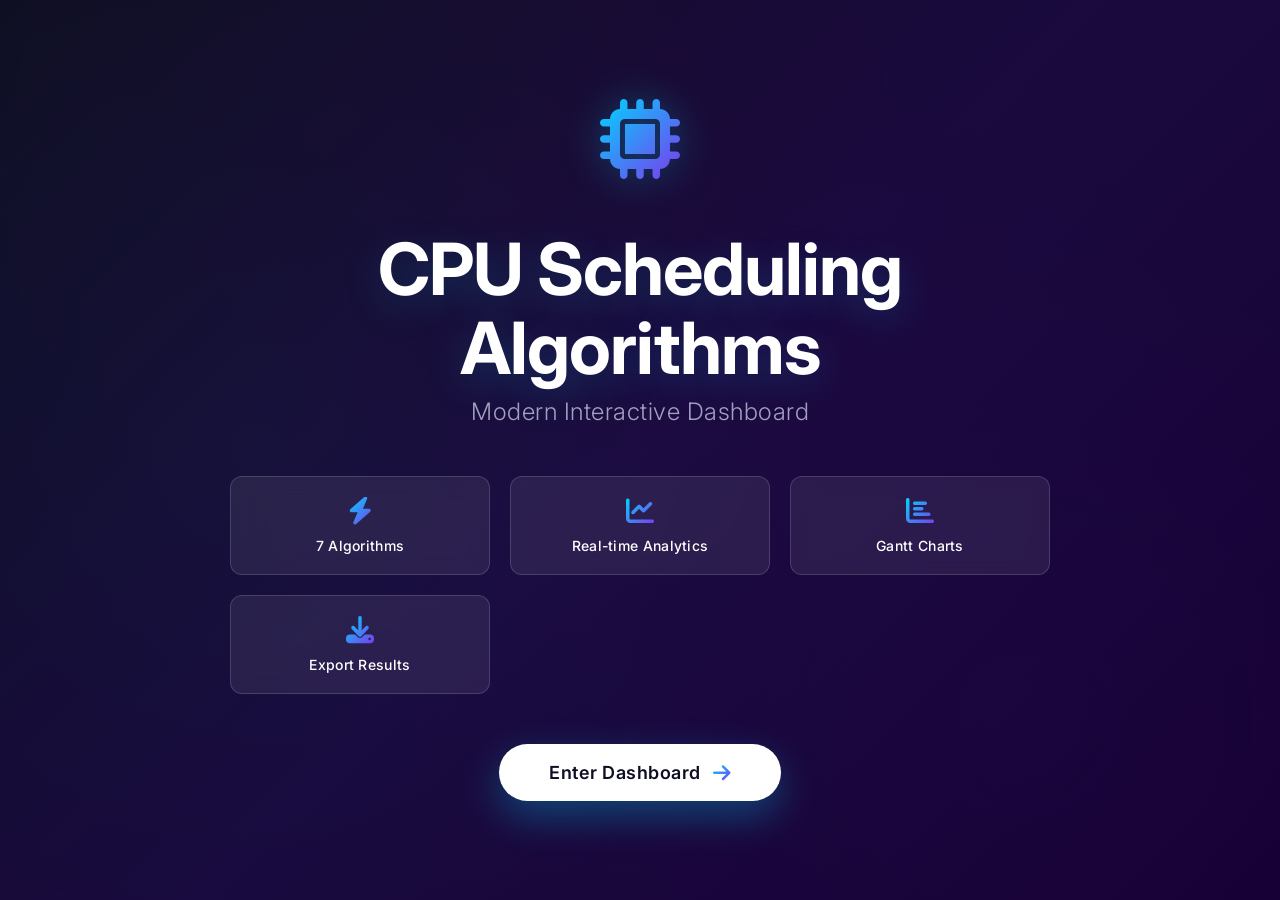
<file: index.html>
<!DOCTYPE html>
<html lang="en">
<head>
    <meta charset="UTF-8">
    <meta name="viewport" content="width=device-width, initial-scale=1.0">
    <title>Welcome | CPU Scheduling Dashboard</title>
    <link rel="preconnect" href="https://fonts.googleapis.com">
    <link rel="preconnect" href="https://fonts.gstatic.com" crossorigin>
    <link href="https://fonts.googleapis.com/css2?family=Inter:wght@300;400;500;600;700&family=Roboto:wght@300;400;500;700&display=swap" rel="stylesheet">
    <link rel="stylesheet" href="https://cdnjs.cloudflare.com/ajax/libs/font-awesome/6.4.0/css/all.min.css">
    <link rel="stylesheet" href="style.css">
    <style>
        /* Landing Page Styles */
        .landing-section {
            width: 100vw;
            height: 100vh;
            display: flex;
            align-items: center;
            justify-content: center;
            position: relative;
            overflow: hidden;
        }

        .landing-background {
            position: absolute;
            width: 100%;
            height: 100%;
            top: 0;
            left: 0;
            z-index: 0;
        }

        .motherboard-bg {
            position: absolute;
            width: 100%;
            height: 100%;
            background-image: url('https://images.unsplash.com/photo-1518770660439-4636190af475?auto=format&fit=crop&q=80&w=2070');
            background-size: cover;
            background-position: center;
            filter: blur(8px) brightness(0.4) saturate(0.8);
        }

        .gradient-overlay {
            position: absolute;
            width: 100%;
            height: 100%;
            background: linear-gradient(135deg, rgba(15, 15, 35, 0.95) 0%, rgba(26, 10, 62, 0.95) 50%, rgba(22, 0, 51, 0.95) 100%);
            top: 0;
            left: 0;
        }

        .bokeh-lights {
            position: absolute;
            width: 100%;
            height: 100%;
            opacity: 0.3;
            background: radial-gradient(circle at 20% 50%, rgba(0, 212, 255, 0.1) 0%, transparent 50%),
                        radial-gradient(circle at 80% 80%, rgba(124, 58, 237, 0.1) 0%, transparent 50%),
                        radial-gradient(circle at 40% 20%, rgba(255, 0, 110, 0.05) 0%, transparent 50%);
            pointer-events: none;
        }

        .landing-content {
            position: relative;
            z-index: 10;
            text-align: center;
            max-width: 900px;
            padding: 40px;
            display: flex;
            flex-direction: column;
            align-items: center;
            justify-content: center;
            animation: fadeInUp 0.8s ease;
        }

        @keyframes fadeInUp {
            from {
                opacity: 0;
                transform: translateY(30px);
            }
            to {
                opacity: 1;
                transform: translateY(0);
            }
        }

        .cpu-icon-container {
            margin-bottom: 30px;
            animation: floatIcon 3s ease-in-out infinite;
        }

        .cpu-icon-container i {
            font-size: 80px;
            background: linear-gradient(135deg, #00d4ff, #7c3aed);
            -webkit-background-clip: text;
            -webkit-text-fill-color: transparent;
            background-clip: text;
            filter: drop-shadow(0 0 20px rgba(0, 212, 255, 0.3));
        }

        @keyframes floatIcon {
            0%, 100% {
                transform: translateY(0px);
            }
            50% {
                transform: translateY(-20px);
            }
        }

        .landing-title {
            font-size: 72px;
            font-weight: 700;
            color: white;
            margin: 20px 0 10px;
            letter-spacing: -1px;
            font-family: 'Inter', 'Roboto', sans-serif;
            line-height: 1.1;
            text-shadow: 0 10px 40px rgba(0, 212, 255, 0.2);
        }

        .landing-subtitle {
            font-size: 24px;
            color: var(--text-secondary);
            font-weight: 300;
            margin-bottom: 50px;
            letter-spacing: 0.5px;
            font-family: 'Inter', 'Roboto', sans-serif;
        }

        .badges-container {
            display: grid;
            grid-template-columns: repeat(auto-fit, minmax(200px, 1fr));
            gap: 20px;
            margin-bottom: 50px;
            width: 100%;
            max-width: 900px;
        }

        .glass-badge {
            background: rgba(255, 255, 255, 0.08);
            backdrop-filter: blur(10px);
            border: 1.5px solid rgba(255, 255, 255, 0.15);
            border-radius: 12px;
            padding: 20px;
            display: flex;
            flex-direction: column;
            align-items: center;
            gap: 12px;
            transition: all 0.3s ease;
            cursor: pointer;
            color: white;
            font-family: 'Inter', 'Roboto', sans-serif;
        }

        .glass-badge i {
            font-size: 28px;
            background: linear-gradient(135deg, #00d4ff, #7c3aed);
            -webkit-background-clip: text;
            -webkit-text-fill-color: transparent;
            background-clip: text;
        }

        .glass-badge span {
            font-size: 14px;
            font-weight: 500;
            letter-spacing: 0.3px;
        }

        .glass-badge:hover {
            background: rgba(255, 255, 255, 0.12);
            border-color: rgba(0, 212, 255, 0.4);
            transform: translateY(-5px);
            box-shadow: 0 15px 40px rgba(0, 212, 255, 0.2);
        }

        .enter-btn {
            background: white;
            color: #0f0f23;
            border: none;
            padding: 18px 50px;
            border-radius: 50px;
            font-size: 18px;
            font-weight: 600;
            cursor: pointer;
            display: inline-flex;
            align-items: center;
            gap: 12px;
            transition: all 0.3s ease;
            box-shadow: 0 15px 40px rgba(0, 212, 255, 0.3);
            font-family: 'Inter', 'Roboto', sans-serif;
            letter-spacing: 0.5px;
        }

        .enter-btn i {
            font-size: 20px;
            background: linear-gradient(135deg, #00d4ff, #7c3aed);
            -webkit-background-clip: text;
            -webkit-text-fill-color: transparent;
            background-clip: text;
            transition: transform 0.3s ease;
        }

        .enter-btn:hover {
            background: #f0f0f0;
            transform: scale(1.05);
            box-shadow: 0 20px 60px rgba(0, 212, 255, 0.4);
        }

        .enter-btn:hover i {
            transform: translateX(5px);
        }

        .enter-btn:active {
            transform: scale(0.98);
        }

        /* Responsive Design */
        @media (max-width: 768px) {
            .landing-title {
                font-size: 48px;
            }

            .landing-subtitle {
                font-size: 18px;
            }

            .cpu-icon-container i {
                font-size: 60px;
            }

            .badges-container {
                grid-template-columns: 1fr 1fr;
                gap: 15px;
            }

            .enter-btn {
                padding: 15px 40px;
                font-size: 16px;
            }
        }

        @media (max-width: 480px) {
            .landing-title {
                font-size: 36px;
            }

            .landing-subtitle {
                font-size: 16px;
            }

            .badges-container {
                grid-template-columns: 1fr;
            }

            .cpu-icon-container i {
                font-size: 50px;
            }
        }
    </style>
</head>
<body>
    <!-- Landing Page Section -->
    <section class="landing-section">
        <div class="landing-background">
            <div class="motherboard-bg"></div>
            <div class="gradient-overlay"></div>
            <div class="bokeh-lights"></div>
        </div>

        <div class="landing-content">
            <!-- CPU Icon -->
            <div class="cpu-icon-container">
                <i class="fas fa-microchip"></i>
            </div>

            <!-- Main Title -->
            <h1 class="landing-title">CPU Scheduling Algorithms</h1>

            <!-- Subtitle -->
            <h3 class="landing-subtitle">Modern Interactive Dashboard</h3>

            <!-- Glass Badges Grid -->
            <div class="badges-container">
                <div class="glass-badge">
                    <i class="fas fa-bolt"></i>
                    <span>7 Algorithms</span>
                </div>
                <div class="glass-badge">
                    <i class="fas fa-chart-line"></i>
                    <span>Real-time Analytics</span>
                </div>
                <div class="glass-badge">
                    <i class="fas fa-chart-bar"></i>
                    <span>Gantt Charts</span>
                </div>
                <div class="glass-badge">
                    <i class="fas fa-download"></i>
                    <span>Export Results</span>
                </div>
            </div>

            <!-- Enter Dashboard Button -->
            <button class="enter-btn" onclick="window.location.href='dashboard.html'">
                Enter Dashboard
                <i class="fas fa-arrow-right"></i>
            </button>
        </div>
    </section>

</body>
</html>
</file>
<file: style.css>
* {
    margin: 0;
    padding: 0;
    box-sizing: border-box;
}

:root {
    --primary-color: #00d4ff;
    --secondary-color: #7c3aed;
    --accent-color: #ff006e;
    --background: linear-gradient(135deg, #0f0f23 0%, #1a0a3e 50%, #160033 100%);
    --card-bg: rgba(20, 20, 40, 0.6);
    --card-border: rgba(0, 212, 255, 0.1);
    --text-primary: #e0e0ff;
    --text-secondary: #a0a0c0;
    --success: #00ff88;
    --danger: #ff3860;
    --warning: #ffaa00;
    --shadow: 0 8px 32px 0 rgba(31, 38, 135, 0.37);
    --shadow-sm: 0 4px 15px 0 rgba(31, 38, 135, 0.2);
}

html, body {
    height: 100%;
    overflow: hidden;
}

body {
    font-family: 'Segoe UI', Tahoma, Geneva, Verdana, sans-serif;
    background: var(--background);
    color: var(--text-primary);
    position: relative;
}

/* Scrollbar Styling */
::-webkit-scrollbar {
    width: 8px;
    height: 8px;
}

::-webkit-scrollbar-track {
    background: rgba(0, 0, 0, 0.3);
}

::-webkit-scrollbar-thumb {
    background: var(--primary-color);
    border-radius: 4px;
}

::-webkit-scrollbar-thumb:hover {
    background: var(--secondary-color);
}

/* Layout */
body {
    display: flex;
}

/* Sidebar */
.sidebar {
    width: 280px;
    background: rgba(10, 10, 30, 0.8);
    backdrop-filter: blur(10px);
    border-right: 1px solid var(--card-border);
    padding: 30px 20px;
    height: 100vh;
    overflow-y: auto;
    position: fixed;
    left: 0;
    top: 0;
    z-index: 100;
}

.sidebar-header h1 {
    font-size: 24px;
    margin-bottom: 40px;
    background: linear-gradient(135deg, var(--primary-color), var(--secondary-color));
    -webkit-background-clip: text;
    -webkit-text-fill-color: transparent;
    background-clip: text;
}

.sidebar-nav {
    display: flex;
    flex-direction: column;
    gap: 10px;
}

.nav-btn {
    padding: 15px 20px;
    background: transparent;
    border: 1px solid transparent;
    border-radius: 10px;
    color: var(--text-secondary);
    cursor: pointer;
    transition: all 0.3s ease;
    display: flex;
    align-items: center;
    gap: 12px;
    font-size: 15px;
    font-weight: 500;
}

.nav-btn:hover {
    background: rgba(0, 212, 255, 0.1);
    border-color: var(--card-border);
    color: var(--primary-color);
    transform: translateX(5px);
}

.nav-btn.active {
    background: rgba(0, 212, 255, 0.15);
    border-color: var(--primary-color);
    color: var(--primary-color);
    box-shadow: 0 0 20px rgba(0, 212, 255, 0.3);
}

.nav-btn .icon {
    font-size: 20px;
}

/* Main Container */
.main-container {
    margin-left: 280px;
    width: calc(100% - 280px);
    height: 100vh;
    overflow-y: auto;
    padding: 40px;
}

/* Sections */
.section {
    display: none;
    animation: fadeIn 0.5s ease;
}

.section.active {
    display: block;
}

@keyframes fadeIn {
    from {
        opacity: 0;
        transform: translateY(10px);
    }
    to {
        opacity: 1;
        transform: translateY(0);
    }
}

.section-header {
    margin-bottom: 40px;
}

.section-header h2 {
    font-size: 32px;
    margin-bottom: 10px;
    background: linear-gradient(135deg, var(--primary-color), var(--secondary-color));
    -webkit-background-clip: text;
    -webkit-text-fill-color: transparent;
    background-clip: text;
}

.section-header p {
    color: var(--text-secondary);
    font-size: 15px;
}

/* Cards */
.card {
    background: var(--card-bg);
    backdrop-filter: blur(20px);
    border: 1px solid var(--card-border);
    border-radius: 20px;
    padding: 30px;
    margin-bottom: 30px;
    transition: all 0.3s ease;
    box-shadow: var(--shadow);
}

.card:hover {
    border-color: rgba(0, 212, 255, 0.3);
    box-shadow: 0 8px 40px rgba(0, 212, 255, 0.2);
    transform: translateY(-2px);
}

.card h3 {
    font-size: 20px;
    margin-bottom: 20px;
    color: var(--primary-color);
}

.card h4 {
    color: var(--secondary-color);
    margin-bottom: 10px;
}

/* Forms */
.form-group {
    margin-bottom: 20px;
}

.form-row {
    display: grid;
    grid-template-columns: repeat(auto-fit, minmax(200px, 1fr));
    gap: 20px;
    margin-bottom: 20px;
}

label {
    display: block;
    margin-bottom: 8px;
    color: var(--text-secondary);
    font-size: 14px;
    font-weight: 500;
}

.input-field,
.algorithm-select {
    width: 100%;
    padding: 12px 15px;
    background: rgba(0, 0, 0, 0.3);
    border: 1px solid var(--card-border);
    border-radius: 10px;
    color: var(--text-primary);
    font-size: 14px;
    transition: all 0.3s ease;
}

.input-field:focus,
.algorithm-select:focus {
    outline: none;
    border-color: var(--primary-color);
    box-shadow: 0 0 15px rgba(0, 212, 255, 0.3);
}

.input-field::placeholder {
    color: var(--text-secondary);
}

/* Buttons */
.button-group {
    display: grid;
    grid-template-columns: repeat(auto-fit, minmax(150px, 1fr));
    gap: 15px;
}

.btn {
    padding: 12px 20px;
    border: none;
    border-radius: 10px;
    font-size: 14px;
    font-weight: 600;
    cursor: pointer;
    transition: all 0.3s ease;
    display: flex;
    align-items: center;
    justify-content: center;
    gap: 8px;
    text-transform: uppercase;
    letter-spacing: 0.5px;
}

.btn-primary {
    background: linear-gradient(135deg, var(--primary-color), var(--secondary-color));
    color: #000;
    box-shadow: 0 0 20px rgba(0, 212, 255, 0.3);
}

.btn-primary:hover {
    transform: scale(1.05);
    box-shadow: 0 0 30px rgba(0, 212, 255, 0.5);
}

.btn-success {
    background: linear-gradient(135deg, var(--success), #00cc66);
    color: #000;
    box-shadow: 0 0 20px rgba(0, 255, 136, 0.3);
}

.btn-success:hover {
    transform: scale(1.05);
    box-shadow: 0 0 30px rgba(0, 255, 136, 0.5);
}

.btn-danger {
    background: linear-gradient(135deg, var(--danger), #ff0055);
    color: #fff;
    box-shadow: 0 0 20px rgba(255, 56, 96, 0.3);
}

.btn-danger:hover {
    transform: scale(1.05);
    box-shadow: 0 0 30px rgba(255, 56, 96, 0.5);
}

.btn-secondary {
    background: rgba(100, 100, 150, 0.3);
    border: 1px solid var(--card-border);
    color: var(--text-secondary);
}

.btn-secondary:hover {
    background: rgba(100, 100, 150, 0.5);
    color: var(--text-primary);
}

.btn-large {
    padding: 18px 40px;
    font-size: 16px;
    width: 100%;
}

/* Tables */
.table-wrapper {
    overflow-x: auto;
}

.data-table {
    width: 100%;
    border-collapse: collapse;
}

.data-table thead {
    background: rgba(0, 212, 255, 0.05);
    border-bottom: 2px solid var(--primary-color);
}

.data-table th {
    padding: 15px;
    text-align: left;
    color: var(--primary-color);
    font-weight: 600;
    font-size: 13px;
    text-transform: uppercase;
    letter-spacing: 0.5px;
}

.data-table td {
    padding: 15px;
    border-bottom: 1px solid var(--card-border);
    color: var(--text-primary);
}

.data-table tbody tr {
    transition: all 0.3s ease;
}

.data-table tbody tr:hover {
    background: rgba(0, 212, 255, 0.05);
}

.data-table tbody tr.empty-row {
    text-align: center;
    color: var(--text-secondary);
}

.data-table tbody tr.empty-row:hover {
    background: transparent;
}

/* Gantt Chart */
.gantt-chart {
    position: relative;
    width: 100%;
    margin-top: 20px;
    display: flex;
    flex-direction: column;
}

.gantt-block {
    height: 40px;
    border-radius: 6px;
    display: flex;
    align-items: center;
    justify-content: center;
    color: #000;
    font-weight: bold;
    font-size: 12px;
    position: relative;
    cursor: pointer;
    transition: all 0.3s ease;
    box-shadow: 0 4px 15px rgba(0, 0, 0, 0.3);
    animation: slideUp 0.5s ease forwards;
    opacity: 0;
}

@keyframes slideUp {
    from {
        opacity: 0;
        transform: translateY(20px);
    }
    to {
        opacity: 1;
        transform: translateY(0);
    }
}

.gantt-block:hover {
    transform: scale(1.05);
    filter: brightness(1.2);
}

.gantt-block.executing {
    animation: pulse 1s infinite;
}

@keyframes pulse {
    0%, 100% { transform: scale(1); }
    50% { transform: scale(1.05); }
}

.gantt-labels {
    display: flex;
    gap: 5px;
    margin-top: 15px;
    padding-top: 15px;
    border-top: 1px solid var(--card-border);
}

.gantt-label {
    text-align: center;
    font-size: 12px;
    color: var(--text-secondary);
    flex-shrink: 0;
}

/* Metrics */
.metrics-grid {
    display: grid;
    grid-template-columns: repeat(auto-fit, minmax(200px, 1fr));
    gap: 20px;
}

.metric-item {
    background: rgba(0, 212, 255, 0.05);
    border: 1px solid var(--card-border);
    border-radius: 15px;
    padding: 20px;
    text-align: center;
    transition: all 0.3s ease;
}

.metric-item:hover {
    background: rgba(0, 212, 255, 0.1);
    border-color: var(--primary-color);
}

.metric-label {
    display: block;
    color: var(--text-secondary);
    font-size: 13px;
    margin-bottom: 10px;
    text-transform: uppercase;
    letter-spacing: 0.5px;
}

.metric-value {
    display: block;
    font-size: 28px;
    font-weight: bold;
    color: var(--primary-color);
}

/* Charts */
.charts-grid {
    display: grid;
    grid-template-columns: repeat(auto-fit, minmax(400px, 1fr));
    gap: 30px;
}

.chart-card {
    position: relative;
}

.chart-card canvas {
    max-height: 400px;
}

/* Algorithms Grid */
.algorithms-grid {
    display: grid;
    grid-template-columns: repeat(auto-fit, minmax(300px, 1fr));
    gap: 20px;
}

.algo-info {
    background: rgba(124, 58, 237, 0.1);
    border-color: var(--secondary-color);
}

.algo-info:hover {
    border-color: var(--secondary-color);
    background: rgba(124, 58, 237, 0.2);
}

.algo-info p {
    margin: 10px 0;
    font-size: 14px;
    line-height: 1.6;
}

/* Recommendation Card */
.recommendation-card {
    background: linear-gradient(135deg, rgba(0, 255, 136, 0.1), rgba(0, 212, 255, 0.1));
    border: 2px solid var(--success);
}

.recommendation-content {
    text-align: center;
}

.recommendation-content h4 {
    font-size: 24px;
    color: var(--success);
    margin-bottom: 15px;
}

.recommendation-content p {
    color: var(--text-secondary);
    margin: 10px 0;
    line-height: 1.6;
}

/* Toast Notification */
.toast {
    position: fixed;
    bottom: 30px;
    right: 30px;
    padding: 15px 25px;
    background: rgba(0, 0, 0, 0.9);
    border: 1px solid var(--primary-color);
    border-radius: 10px;
    color: var(--text-primary);
    z-index: 1000;
    opacity: 0;
    transform: translateY(20px);
    pointer-events: none;
    transition: all 0.3s ease;
    max-width: 300px;
}

.toast.show {
    opacity: 1;
    transform: translateY(0);
    box-shadow: 0 0 20px rgba(0, 212, 255, 0.3);
}

.toast.error {
    border-color: var(--danger);
    box-shadow: 0 0 20px rgba(255, 56, 96, 0.3);
}

.toast.success {
    border-color: var(--success);
    box-shadow: 0 0 20px rgba(0, 255, 136, 0.3);
}

/* Loading Animation */
.loading-overlay {
    position: fixed;
    top: 0;
    left: 0;
    width: 100%;
    height: 100%;
    background: rgba(0, 0, 0, 0.8);
    display: flex;
    flex-direction: column;
    align-items: center;
    justify-content: center;
    z-index: 2000;
    backdrop-filter: blur(5px);
}

.spinner {
    width: 60px;
    height: 60px;
    border: 4px solid var(--card-border);
    border-top: 4px solid var(--primary-color);
    border-radius: 50%;
    animation: spin 1s linear infinite;
    margin-bottom: 20px;
}

@keyframes spin {
    0% {
        transform: rotate(0deg);
    }
    100% {
        transform: rotate(360deg);
    }
}

.loading-overlay p {
    color: var(--primary-color);
    font-size: 18px;
    font-weight: 600;
}

/* Responsive Design */
@media (max-width: 768px) {
    .sidebar {
        width: 100%;
        height: auto;
        position: relative;
        border-right: none;
        border-bottom: 1px solid var(--card-border);
        padding: 20px;
    }

    .sidebar-header h1 {
        margin-bottom: 15px;
    }

    .sidebar-nav {
        flex-direction: row;
        gap: 10px;
        flex-wrap: wrap;
    }

    .nav-btn {
        flex: 1;
        min-width: 120px;
    }

    .main-container {
        margin-left: 0;
        width: 100%;
        padding: 20px;
    }

    .section-header h2 {
        font-size: 24px;
    }

    .form-row {
        grid-template-columns: 1fr;
    }

    .button-group {
        grid-template-columns: 1fr;
    }

    .charts-grid {
        grid-template-columns: 1fr;
    }

    .algorithms-grid {
        grid-template-columns: 1fr;
    }

    .metrics-grid {
        grid-template-columns: repeat(2, 1fr);
    }

    .data-table {
        font-size: 12px;
    }

    .data-table th,
    .data-table td {
        padding: 10px;
    }
}

@media (max-width: 480px) {
    .main-container {
        padding: 15px;
    }

    .card {
        padding: 20px;
        border-radius: 15px;
    }

    .section-header h2 {
        font-size: 20px;
    }

    .section-header p {
        font-size: 13px;
    }

    .metrics-grid {
        grid-template-columns: 1fr;
    }

    .btn {
        padding: 10px 15px;
        font-size: 12px;
    }

    .nav-btn {
        padding: 12px 15px;
        font-size: 13px;
    }

    .toast {
        bottom: 15px;
        right: 15px;
        max-width: 250px;
    }
}

/* Export Section */
.export-section {
    display: flex;
    justify-content: center;
    gap: 15px;
    margin: 40px 0;
    padding: 30px;
    background: rgba(0, 212, 255, 0.05);
    border-radius: 15px;
    border: 1px solid var(--card-border);
}

.export-section .btn {
    display: inline-flex;
    align-items: center;
    gap: 10px;
    padding: 12px 30px;
    font-size: 15px;
    font-weight: 600;
}
</file>
